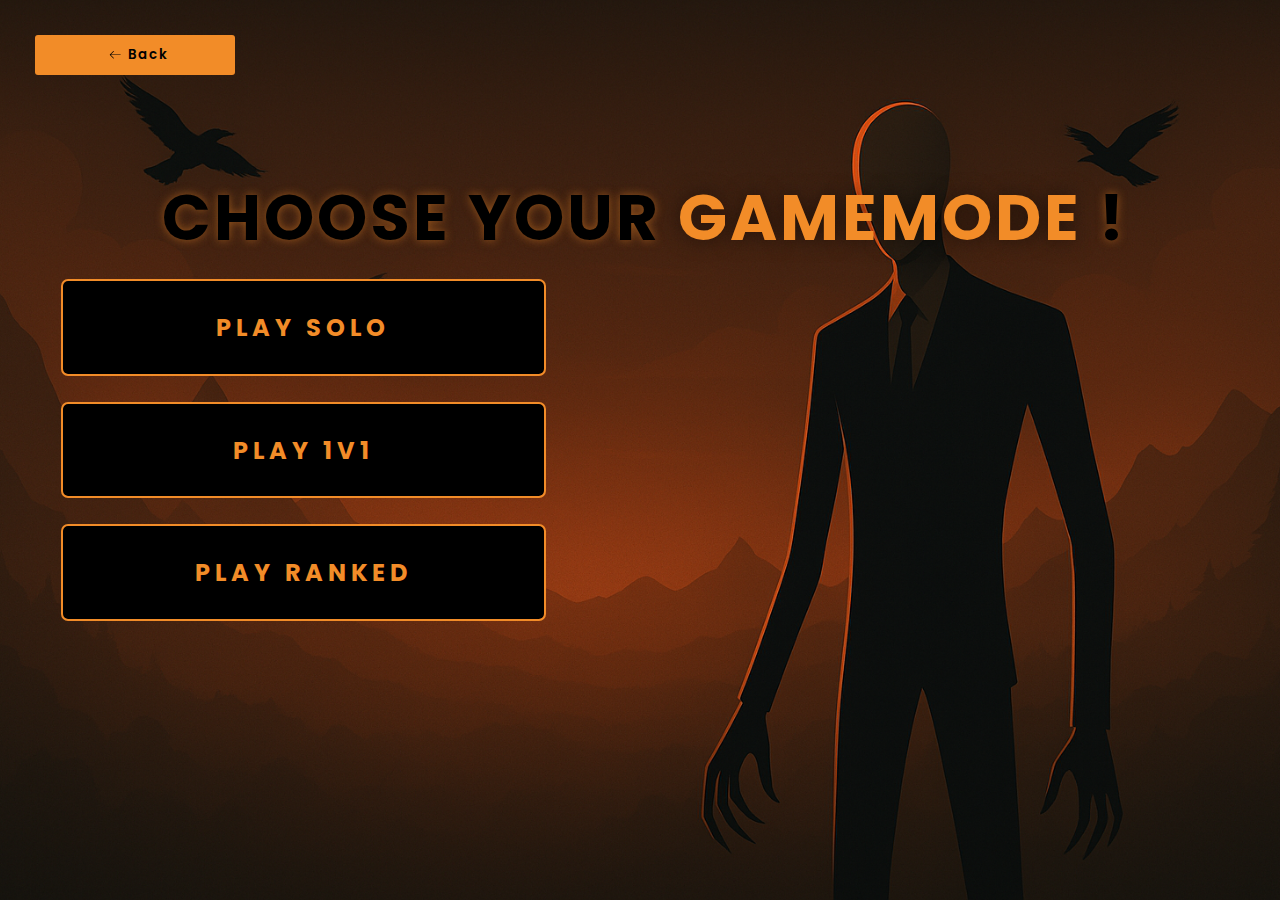
<file: views/gamemode.html>
<!DOCTYPE html>
<html lang="en">
<head>
    <meta charset="UTF-8">
    <meta name="viewport" content="width=device-width, initial-scale=1.0">
    <link rel="stylesheet" href="/assets/css/gamemode.css">
    <title>Spooky Level Selection</title>
</head>
<body> 
    
    <section class="title">
        <div class="title-text">
            <h1>Choose Your <span>GameMode</span> !</h1>
        </div>
    </section>


    <section class="exit-button">
        <form action="/" method="post">
            <input type="hidden" name="exit" value="reset">
            <button class="button-with-icon" type="submit">
                <svg height="16" width="16" xmlns="http://www.w3.org/2000/svg" version="1.1" viewBox="0 0 1024 1024">
                    <path d="M874.690416 495.52477c0 11.2973-9.168824 20.466124-20.466124 20.466124l-604.773963 0 188.083679 188.083679c7.992021 7.992021 7.992021 20.947078 0 28.939099-4.001127 3.990894-9.240455 5.996574-14.46955 5.996574-5.239328 0-10.478655-1.995447-14.479783-5.996574l-223.00912-223.00912c-3.837398-3.837398-5.996574-9.046027-5.996574-14.46955 0-5.433756 2.159176-10.632151 5.996574-14.46955l223.019353-223.029586c7.992021-7.992021 20.957311-7.992021 28.949332 0 7.992021 8.002254 7.992021 20.957311 0 28.949332l-188.073446 188.073446 604.753497 0C865.521592 475.058646 874.690416 484.217237 874.690416 495.52477z"></path>
                </svg>
                <span>Back</span>
            </button>
        </form>
    </section>

    <div class="container">
        <div class="buttons-section">
            <button class="game-button" id="play-solo">Play Solo</button>

            <form action="/game/duo" method="post">
                <input type="hidden" name="play" value="startGame">
                <button class="game-button" id="play-1v1" type="submit">Play 1v1</button>
            </form>

            <form action="/game/duo" method="post">
                <input type="hidden" name="play" value="startGame">
                <input type="hidden" name="ranked" value="true">
                <button class="game-button" id="play-ranked" type="submit">Play Ranked</button>
            </form>
        </div>

        <div class="level-selection" id="level-selection">
            <h2>Select Bot Level</h2>
            <div class="levels-grid">

                <a href="/game/bot?level=1">
                    <div class="level-item"><button class="level-circle" type="button">1</button></div>
                </a>

                <a href="/game/bot?level=2">
                    <div class="level-item"><button class="level-circle" type="button">2</button></div>
                </a>

                <a href="/game/bot?level=3">
                    <div class="level-item"><button class="level-circle" type="button">3</button></div>
                </a>

                <a href="/game/bot?level=4">
                    <div class="level-item"><button class="level-circle" type="button">4</button></div>
                </a>

                <a href="/game/bot?level=5">
                    <div class="level-item"><button class="level-circle" type="button">5</button></div>
                </a>
            </div>
        </div>
    </div>

    <script src="/assets/js/gamemode.js"></script>
</body>
</html>
</file>
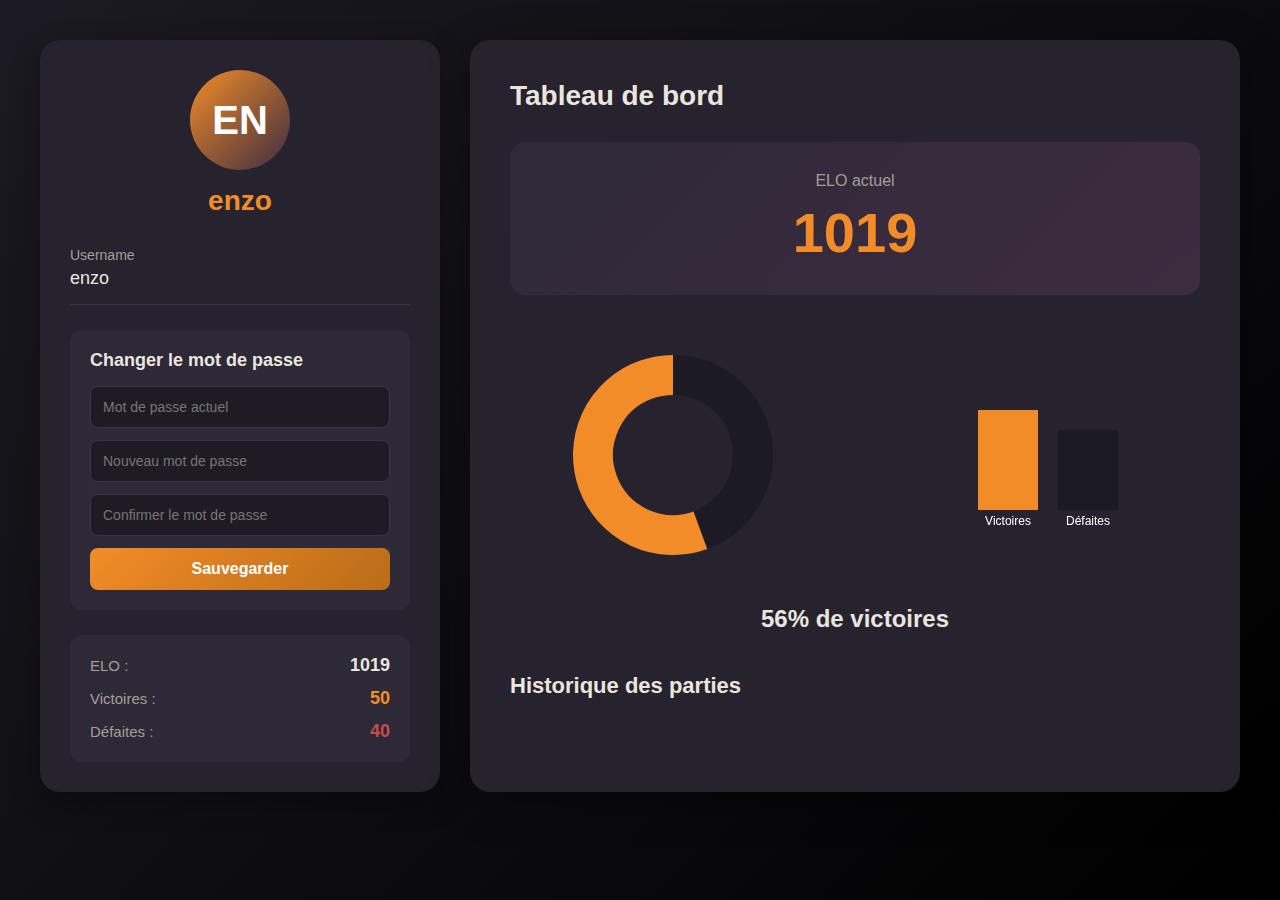
<file: views/profil.html>
<!DOCTYPE html>
<html lang="fr">
<head>
    <meta charset="UTF-8">
    <meta name="viewport" content="width=device-width, initial-scale=1.0">
    <link rel="stylesheet" href="/assets/css/profil.css">
    <title>Profil - Dashboard</title>
    <style></style>
</head>
<body>
    <div class="container">
        <!-- Section Profil -->
        <div class="profile-card">
            <div class="profile-header">
                <div class="avatar">EN</div>
                <h2 class="username" id="displayUsername">enzo</h2>
            </div>

            <div class="profile-info">
                <div class="info-item">
                    <label>Username</label>
                    <p id="usernameDisplay">enzo</p>
                </div>

                <div class="change-password">
                    <h3>Changer le mot de passe</h3>
                    <form id="passwordForm">
                        <input type="password" placeholder="Mot de passe actuel" id="currentPassword" required>
                        <input type="password" placeholder="Nouveau mot de passe" id="newPassword" required>
                        <input type="password" placeholder="Confirmer le mot de passe" id="confirmPassword" required>
                        <button type="submit" class="btn-save">Sauvegarder</button>
                    </form>
                </div>

                <div class="stats-mini">
                    <div class="stat-item">
                        <span class="stat-label">ELO :</span>
                        <span class="stat-value" id="eloValue">1019</span>
                    </div>
                    <div class="stat-item">
                        <span class="stat-label">Victoires :</span>
                        <span class="stat-value victoires" id="victoiresValue">50</span>
                    </div>
                    <div class="stat-item">
                        <span class="stat-label">Défaites :</span>
                        <span class="stat-value defaites" id="defaitesValue">40</span>
                    </div>
                </div>
            </div>
        </div>

        <!-- Section Dashboard -->
        <div class="dashboard-card">
            <h2 class="dashboard-title">Tableau de bord</h2>

            <div class="elo-display">
                <p class="elo-label">ELO actuel</p>
                <p class="elo-number" id="eloMain">1019</p>
            </div>

            <div class="charts-container">
                <canvas id="doughnutChart"></canvas>
                <canvas id="barChart"></canvas>
            </div>

            <div class="winrate">
                <p id="winrateText">56% de victoires</p>
            </div>

            <div class="history-section">
                <h3>Historique des parties</h3>
                <div class="history-list" id="historyList">
                    <!-- L'historique sera généré dynamiquement -->
                </div>
            </div>
        </div>
    </div>

    
    <script src="/assets/js/profil.js"></script>
</body>
</html>
</file>
<file: assets/css/gamemode.css>
@import url('https://fonts.googleapis.com/css2?family=Poppins:wght@300;400;600;700&display=swap');

* {
    margin: 0;
    padding: 0;
    box-sizing: border-box;
}

:root {
    --primary: #F28C28;
    --secondary: #b0671e;
}

body {
    background: url('/assets/images/bg-gamemode.png') no-repeat center;
    background-size: cover;
    font-family: 'Poppins', sans-serif;
    min-height: 100vh;
    display: flex;
    align-items: center;
    justify-content: center;
    padding: 20px;
}

.title-text {
    position: absolute;
    top: 170px;
    left: 162px;
    color: black;
    text-align: center;
    margin-bottom: 30px;
    font-size: 2em;
    text-transform: uppercase;
    letter-spacing: 3px;
    text-shadow: 0 0 10px rgba(242, 140, 40, 0.5);
}

.title-text span {
    color: var(--primary);
    text-shadow: 0 0 20px rgba(0, 0, 0, 0.5);
}

.container {
    display: flex;
    gap: 60px;
    align-items: flex-start;
    flex-wrap: wrap;
    justify-content: center;
}

.buttons-section {
    display: flex;
    flex-direction: column;
    gap: 30px;
}

.game-button {
    padding: 1.2em 5.5em;
    border: none;
    border-radius: 5px;
    font-weight: bold;
    letter-spacing: 5px;
    text-transform: uppercase;
    cursor: pointer;
    color: var(--primary);
    background: black;
    transition: all 1000ms;
    font-size: 24px;
    position: relative;
    overflow: hidden;
    outline: 2px solid var(--primary);
    font-family: 'Poppins', sans-serif;
    width: 100%;
}

.game-button:hover {
    color: black;
    transform: scale(1.05);
    outline: 2px solid var(--secondary);
    box-shadow: 4px 5px 17px -4px var(--primary);
}

.game-button::before {
    content: "";
    position: absolute;
    left: -50px;
    top: 0;
    width: 0;
    height: 100%;
    background-color: var(--primary);
    transform: skewX(45deg);
    z-index: -1;
    transition: width 1000ms;
}

.game-button:hover::before {
    width: 250%;
}

.level-selection {
    background: rgba(0, 0, 0, 0.6);
    padding: 40px;
    border-radius: 15px;
    border: 2px solid var(--primary);
    box-shadow: 0 0 30px rgba(242, 140, 40, 0.3);
    backdrop-filter: blur(10px);
    opacity: 0;
    transform: scale(0.95);
    pointer-events: none;
    transition: all 0.4s ease;
}

.level-selection.visible {
    opacity: 1;
    transform: scale(1);
    pointer-events: auto;
}

.level-selection h2 {
    color: var(--primary);
    text-align: center;
    margin-bottom: 30px;
    font-size: 2em;
    text-transform: uppercase;
    letter-spacing: 3px;
    text-shadow: 0 0 10px rgba(242, 140, 40, 0.5);
}

.levels-grid {
    display: grid;
    grid-template-columns: repeat(5, 1fr);
    gap: 20px;
    max-width: 600px;
}

.level-item {
    position: relative;
    width: 90px;
    height: 90px;
    display: flex;
    flex-direction: column;
    align-items: center;
    justify-content: center;
    cursor: pointer;
    transition: all 0.3s ease;
}

.level-circle {
    width: 70px;
    height: 70px;
    border-radius: 50%;
    background: linear-gradient(135deg, #1a1a1a 0%, #000000 100%);
    border: 3px solid var(--primary);
    display: flex;
    align-items: center;
    justify-content: center;
    font-size: 2em;
    font-weight: bold;
    color: var(--primary);
    position: relative;
    transition: all 0.3s ease;
    box-shadow: 0 0 15px rgba(242, 140, 40, 0.3),
                inset 0 0 15px rgba(0, 0, 0, 0.5);
}

.level-item button {
    cursor: pointer;
}

.level-item:hover .level-circle {
    transform: scale(1.1);
    box-shadow: 0 0 25px rgba(242, 140, 40, 0.6),
                inset 0 0 15px rgba(0, 0, 0, 0.5);
    border-color: var(--secondary);
}

.level-circle::before {
    content: '';
    position: absolute;
    top: -5px;
    left: -5px;
    right: -5px;
    bottom: -5px;
    border-radius: 50%;
    background: linear-gradient(45deg, transparent 40%, var(--primary) 50%, transparent 60%);
    opacity: 0;
    transition: opacity 0.3s;
}

.level-item:hover .level-circle::before {
    opacity: 0.3;
}


/* UnComment if we want to put it back after */
/* .level-item.locked .level-circle {
    background: linear-gradient(135deg, #0f0f0f 0%, #1a1a1a 100%);
    border-color: #444;
    color: #444;
    cursor: not-allowed;
}

.level-item.locked:hover .level-circle {
    transform: none;
    box-shadow: 0 0 15px rgba(68, 68, 68, 0.3);
    border-color: #444;
}

.lock-icon {
    width: 30px;
    height: 30px;
    color: #444;
} */

/* Animation */
@keyframes pulse {
    0%, 100% {
        transform: scale(1);
    }
    50% {
        transform: scale(1.05);
    }
}

.level-item:not(.locked):hover {
    animation: pulse 0.5s ease-in-out;
}

.exit-button {
    position: absolute;
    top: 35px;
    left: 35px;
    z-index: 10;
}

.button-with-icon {
    display: flex;
    height: 3em;
    width: 200px;
    align-items: center;
    justify-content: center;
    background-color: #F28C28;
    border-radius: 3px;
    letter-spacing: 1px;
    transition: all 0.2s linear;
    cursor: pointer;
    border: none;
    background: #F28C28;
    font-family: 'Poppins', sans-serif;
    font-weight: 600;
}

.button-with-icon > svg {
    margin-right: 5px;
    margin-left: 5px;
    font-size: 20px;
    transition: all 0.4s ease-in;
}

.button-with-icon:hover > svg {
    font-size: 1.2em;
    transform: translateX(-5px);
}

.button-with-icon:hover {
    box-shadow: 9px 9px 33px black, -9px -9px 33px #F28C28;
    transform: translateY(-2px);
}
</file>
<file: assets/css/profil.css>
@import url('https://fonts.googleapis.com/css2?family=Exo+2:ital,wght@0,100..900;1,100..900&family=Jolly+Lodger&family=Metal+Mania&family=Poppins:ital,wght@0,100;0,200;0,300;0,400;0,500;0,600;0,700;0,800;0,900;1,100;1,200;1,300;1,400;1,500;1,600;1,700;1,800;1,900&display=swap');

* {
    margin: 0;
    padding: 0;
    box-sizing: border-box;
}

:root {
    --pumpkin: #F28C28;
    --dark-bg: #1C1A22;
    --card-bg: #26222E;
    --soft-bg: #2E2937;
    --text-light: #EAE6DF;
    --text-muted: #A59E96;
    --border-light: #3A3443;
    --error: #C54C4C;
    --success: #9CCB6E;
}

body {
    font-family: 'Segoe UI', Tahoma, Geneva, Verdana, sans-serif;
    background: linear-gradient(135deg, var(--dark-bg) 0%, #000 100%);
    color: var(--text-light);
    min-height: 100vh;
    padding: 20px;
}

.container {
    max-width: 1400px;
    margin: 0 auto;
    display: grid;
    grid-template-columns: 400px 1fr;
    gap: 30px;
    padding: 20px;
}

.profile-card {
    background: var(--card-bg);
    border-radius: 20px;
    padding: 30px;
    box-shadow: 0 10px 30px rgba(0, 0, 0, 0.3);
    height: fit-content;
}

.profile-header {
    text-align: center;
    margin-bottom: 30px;
}

.avatar {
    width: 100px;
    height: 100px;
    background: linear-gradient(135deg, var(--pumpkin) 0%, #3E2C41 100%);
    border-radius: 50%;
    display: flex;
    align-items: center;
    justify-content: center;
    font-size: 40px;
    font-weight: bold;
    color: white;
    margin: 0 auto 15px;
}

.username {
    font-size: 28px;
    color: var(--pumpkin);
    font-weight: 600;
}

.profile-info {
    display: flex;
    flex-direction: column;
    gap: 25px;
}

.info-item {
    border-bottom: 1px solid var(--border-light);
    padding-bottom: 15px;
}

.info-item label {
    font-size: 14px;
    color: var(--text-muted);
    display: block;
    margin-bottom: 5px;
}

.info-item p {
    font-size: 18px;
    color: var(--text-light);
    font-weight: 500;
}

.change-password {
    background: var(--soft-bg);
    padding: 20px;
    border-radius: 12px;
}

.change-password h3 {
    font-size: 18px;
    color: var(--text-light);
    margin-bottom: 15px;
}

.change-password .message {
    padding: 12px 15px;
    border-radius: 8px;
    margin-bottom: 15px;
    font-size: 14px;
    font-weight: 500;
    animation: slideIn 0.3s ease-out;
}

.change-password .error-message {
    background: rgba(197, 76, 76, 0.15);
    border: 1px solid var(--error);
    color: #FF8A8A;
}

.change-password .success-message {
    background: rgba(156, 203, 110, 0.15);
    border: 1px solid var(--success);
    color: #B8E986;
}

.change-password input {
    width: 100%;
    padding: 12px;
    margin-bottom: 12px;
    border: 1px solid var(--border-light);
    border-radius: 8px;
    background: #1F1B25;
    color: var(--text-light);
    font-size: 14px;
    transition: border-color 0.3s;
}

.change-password input:focus {
    outline: none;
    border-color: var(--pumpkin);
}

.btn-save {
    width: 100%;
    padding: 12px;
    background: linear-gradient(135deg, var(--pumpkin) 0%, #B96C18 100%);
    color: white;
    border: none;
    border-radius: 8px;
    font-size: 16px;
    font-weight: 600;
    cursor: pointer;
    transition: transform 0.2s, box-shadow 0.2s;
}

.btn-save:hover {
    transform: translateY(-2px);
    box-shadow: 0 5px 15px rgba(242, 140, 40, 0.3);
}

.stats-mini {
    display: flex;
    flex-direction: column;
    gap: 12px;
    background: var(--soft-bg);
    padding: 20px;
    border-radius: 12px;
}

.stat-item {
    display: flex;
    justify-content: space-between;
    align-items: center;
}

.stat-label {
    font-size: 15px;
    color: var(--text-muted);
    font-weight: 500;
}

.stat-value {
    font-size: 18px;
    font-weight: 700;
    color: var(--text-light);
}

.stat-value.victoires {
    color: var(--pumpkin);
}

.stat-value.defaites {
    color: var(--error);
}

.dashboard-card {
    background: var(--card-bg);
    border-radius: 20px;
    padding: 40px;
    box-shadow: 0 10px 40px rgba(0, 0, 0, 0.4);
}

.dashboard-title {
    font-size: 28px;
    color: var(--text-light);
    margin-bottom: 30px;
    font-weight: 600;
}

.elo-display {
    text-align: center;
    margin-bottom: 40px;
    background: linear-gradient(135deg, #2E2937 0%, #3E2C41 100%);
    padding: 30px;
    border-radius: 15px;
}

.elo-label {
    font-size: 16px;
    color: var(--text-muted);
    margin-bottom: 10px;
}

.elo-number {
    font-size: 56px;
    font-weight: 700;
    color: var(--pumpkin);
}

.charts-container {
    display: grid;
    grid-template-columns: 1fr 1fr;
    gap: 40px;
    justify-items: center;
    align-items: center;
    margin-bottom: 30px;
    padding: 20px 0;
}

#doughnutChart, #barChart {
    max-width: 200px;
}

.winrate {
    text-align: center;
    margin-bottom: 40px;
}

.winrate p {
    font-size: 24px;
    color: var(--text-light);
    font-weight: 600;
}

.history-section {
    margin-top: 30px;
}

.history-section h3 {
    font-size: 22px;
    color: var(--text-light);
    margin-bottom: 20px;
    font-weight: 600;
}

.history-list {
    display: flex;
    flex-direction: column;
    gap: 12px;
    max-height: 400px;
    overflow-y: auto;
    padding-right: 10px;
}

.history-list::-webkit-scrollbar {
    width: 6px;
}

.history-list::-webkit-scrollbar-track {
    background: var(--soft-bg);
    border-radius: 10px;
}

.history-list::-webkit-scrollbar-thumb {
    background: var(--border-light);
    border-radius: 10px;
}

.history-item {
    display: grid;
    grid-template-columns: 110px 1fr 120px 100px;
    gap: 15px;
    align-items: center;
    padding: 15px 20px;
    background: var(--soft-bg);
    border-radius: 12px;
    transition: transform 0.2s, box-shadow 0.2s;
    border-left: 4px solid var(--border-light);
}

.history-item:hover {
    transform: translateX(5px);
    box-shadow: 0 5px 15px rgba(242, 140, 40, 0.15);
}

.history-item.victoire {
    border-left-color: var(--pumpkin);
}

.history-item.defaite {
    border-left-color: var(--error);
}

.history-date {
    font-size: 13px;
    color: var(--text-muted);
}

.history-opponent {
    font-size: 15px;
    color: var(--text-light);
    font-weight: 500;
}

.history-result {
    font-size: 14px;
    font-weight: 600;
    text-transform: capitalize;
}

.victoire .history-result {
    color: var(--pumpkin);
}

.defaite .history-result {
    color: var(--error);
}

.history-elo {
    font-size: 15px;
    font-weight: 700;
    text-align: right;
}

.history-elo.positive {
    color: var(--success);
}

.history-elo.negative {
    color: var(--error);
}

@media (max-width: 1024px) {
    .container {
        grid-template-columns: 1fr;
    }

    .charts-container {
        grid-template-columns: 1fr;
    }
}

@media (max-width: 768px) {
    .history-item {
        grid-template-columns: 1fr;
        gap: 8px;
    }

    .elo-number {
        font-size: 42px;
    }

    .dashboard-card {
        padding: 20px;
    }
}

.top-buttons {
    position: absolute;
    top: 35px;
    right: 40px;
    display: flex;
    gap: 20px;         
    z-index: 100;
}

.button-with-icon {
    display: flex;
    height: 3em;
    width: 200px;
    align-items: center;
    justify-content: center;
    background-color: #F28C28;
    border-radius: 3px;
    letter-spacing: 1px;
    transition: all 0.2s linear;
    cursor: pointer;
    border: none;
    background: #F28C28;
    font-family: 'Poppins', sans-serif;
    font-weight: 600;
}

.button-with-icon > svg {
    margin-right: 5px;
    margin-left: 5px;
    font-size: 20px;
    transition: all 0.4s ease-in;
}

.button-with-icon:hover > svg {
    font-size: 1.2em;
    transform: translateX(-5px);
}

.button-with-icon:hover {
    box-shadow: 9px 9px 33px black, -9px -9px 33px #F28C28;
    transform: translateY(-2px);
}
</file>
